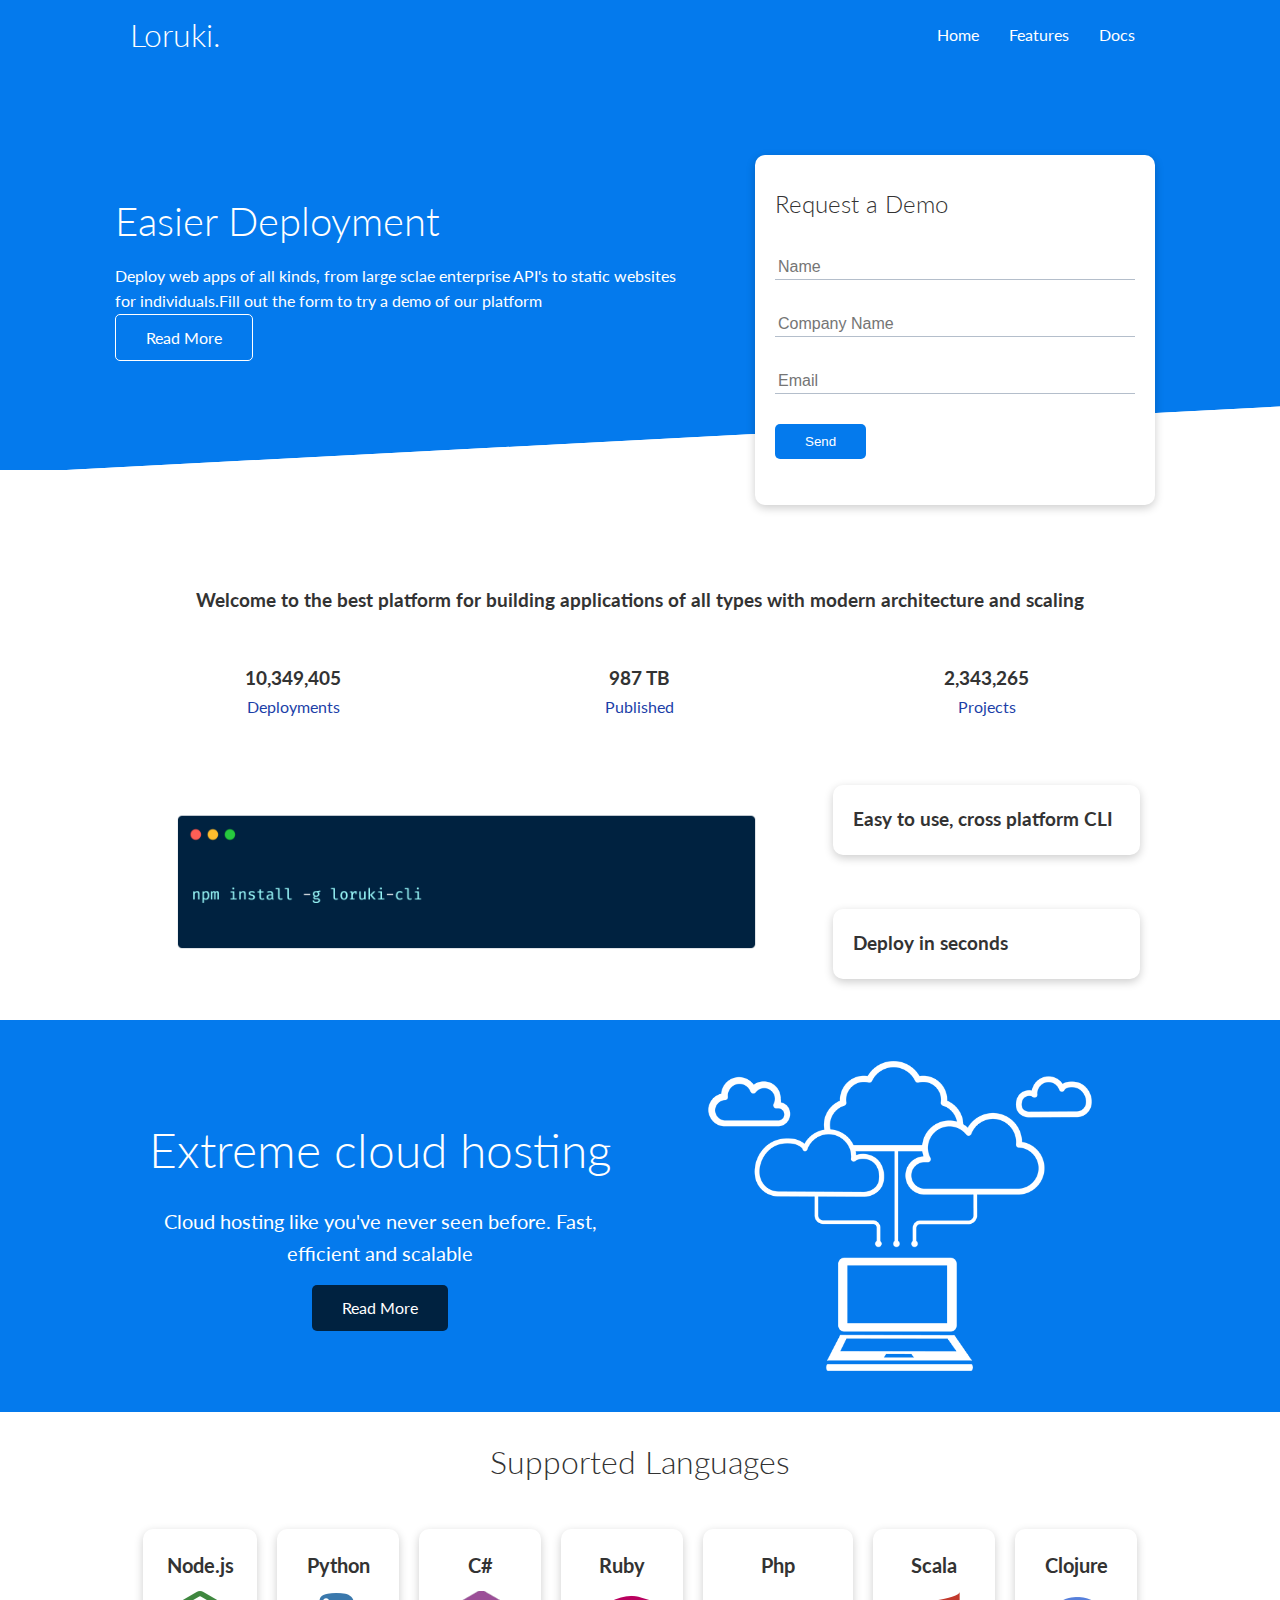
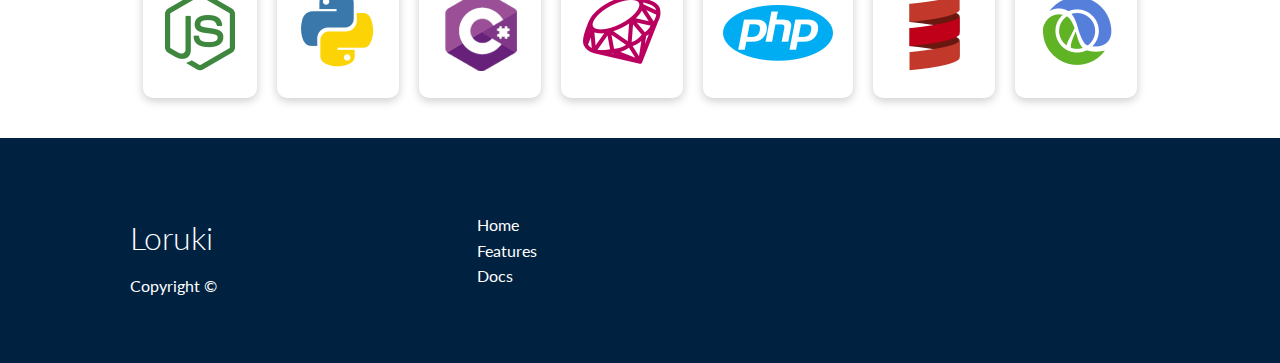
<file: index.html>
<!DOCTYPE html>
<html lang="en">

<head>
    <meta charset="UTF-8">
    <meta http-equiv="X-UA-Compatible" content="IE=edge">
    <meta name="viewport" content="width=device-width, initial-scale=1.0">
    <link rel="stylesheet" href="https://cdnjs.cloudflare.com/ajax/libs/font-awesome/5.15.3/css/all.min.css"
        integrity="sha512-iBBXm8fW90+nuLcSKlbmrPcLa0OT92xO1BIsZ+ywDWZCvqsWgccV3gFoRBv0z+8dLJgyAHIhR35VZc2oM/gI1w=="
        crossorigin="anonymous" referrerpolicy="no-referrer" />
    <link rel="stylesheet" href="style.css">
    <title>Mockup Website</title>
</head>

<body>
    <div class="navbar">
        <div class="container flex">
            <h1 class="logo">Loruki.</h1>
            <nav>
                <ul>
                    <li><a href="index.html">Home</a></li>
                    <li><a href="features.html">Features</a></li>
                    <li><a href="docs.html">Docs</a></li>
                </ul>
            </nav>
        </div>
    </div>
    <section>
        <div class="showcase">
            <div class="container grid">
                <div class="showcase-text">
                    <h1>Easier Deployment</h1>
                    <p>Deploy web apps of all kinds, from large sclae enterprise API's to static websites for
                        individuals.Fill out the form to try a demo of our platform</p>
                    <a href="features.html" class="btn btn-outline">Read More</a>
                </div>
                <div class="showcase-form card">
                    <h2>Request a Demo</h2>
                    <form>
                        <div class="form-control">
                            <input type="text" name="name" placeholder="Name" required>
                        </div>
                        <div class="form-control">
                            <input type="text" name="company" placeholder="Company Name" required>
                        </div>
                        <div class="form-control">
                            <input type="email" name="email" placeholder="Email" required>
                        </div>
                        <input type="submit" value="Send" class="btn btn-primary">
                    </form>
                </div>
            </div>
        </div>
    </section>
    <section class="stats">
        <div class="container">
            <h3 class="stats-heading text-center my-1">
                Welcome to the best platform for building applications of all types with modern architecture and scaling
            </h3>


            <div class="grid grid-3 text-center my-4">
                <div>
                    <i class="fas fa-server fa-3x"></i>
                    <h3>10,349,405</h3>
                    <p class="text-secondary">Deployments</p>
                </div>
                <div>
                    <i class="fas fa-upload fa-3x"></i>
                    <h3>987 TB</h3>
                    <p class="text-secondary">Published</p>
                </div>
                <div>
                    <i class="fas fa-project-diagram fa-3x"></i>
                    <h3>2,343,265</h3>
                    <p class="text-secondary">Projects</p>
                </div>
            </div>
        </div>
    </section>
    <section class="cli">
        <div class="container grid">
            <img src="Images/cli.png" alt="">
            <div class="card">
                <h3>Easy to use, cross platform CLI</h3>
            </div>
            <div class="card">
                <h3>Deploy in seconds</h3>
            </div>
        </div>
    </section>
    <section class="cloud bg-primary my-2 py-2">
        <div class="container grid">
            <div class="text-center">
                <h2 class="lg">Extreme cloud hosting</h2>
                <p class="lead my-1">Cloud hosting like you've never seen before. Fast, efficient and scalable</p>
                <a href="features.html" class="btn btn-dark">Read More</a>
            </div>
            <img src="Images/cloud.png" alt="">
        </div>
    </section>
    <section class="languages">
        <h2 class="md text-center my-2">
            Supported Languages
        </h2>
        <div class="container flex">
            <div class="card">
                <h4>Node.js</h4>
                <img src="Images/node.png" alt="">
            </div>
            <div class="card">
                <h4>Python</h4>
                <img src="Images/python.png" alt="">
            </div>
            <div class="card">
                <h4>C#</h4>
                <img src="Images/csharp.png" alt="">
            </div>
            <div class="card">
                <h4>Ruby</h4>
                <img src="Images/ruby.png" alt="">
            </div>
            <div class="card">
                <h4>Php</h4>
                <img src="Images/php.png" alt="">
            </div>
            <div class="card">
                <h4>Scala</h4>
                <img src="Images/scala.png" alt="">
            </div>
            <div class="card">
                <h4>Clojure</h4>
                <img src="Images/clojure.png" alt="">
            </div>
        </div>
    </section>
    <footer class="footer bg-dark py-5">
        <div class="container grid grid-3">
            <div>
                <h1>Loruki</h1>
                <p>Copyright &copy;</p>
            </div>
            <nav>
                <ul>
                    <li><a href="index.html">Home</a></li>
                    <li><a href="features.html">Features</a></li>
                    <li><a href="docs.html">Docs</a></li>
                </ul>
            </nav>
            <div class="social">
                <a href="https://github.com/nirban256"><i class="fab fa-github fa-2x"></i></a>
                <a href="https://www.facebook.com/nirban.chakraborty.581"><i class="fab fa-facebook fa-2x"></i></a>
                <a href="https://www.instagram.com/nirban_1327/"><i class="fab fa-instagram fa-2x"></i></a>
                <a href="https://twitter.com/NirbanChakrab10"><i class="fab fa-twitter fa-2x"></i></a>
            </div>
        </div>
    </footer>
</body>

</html>
</file>
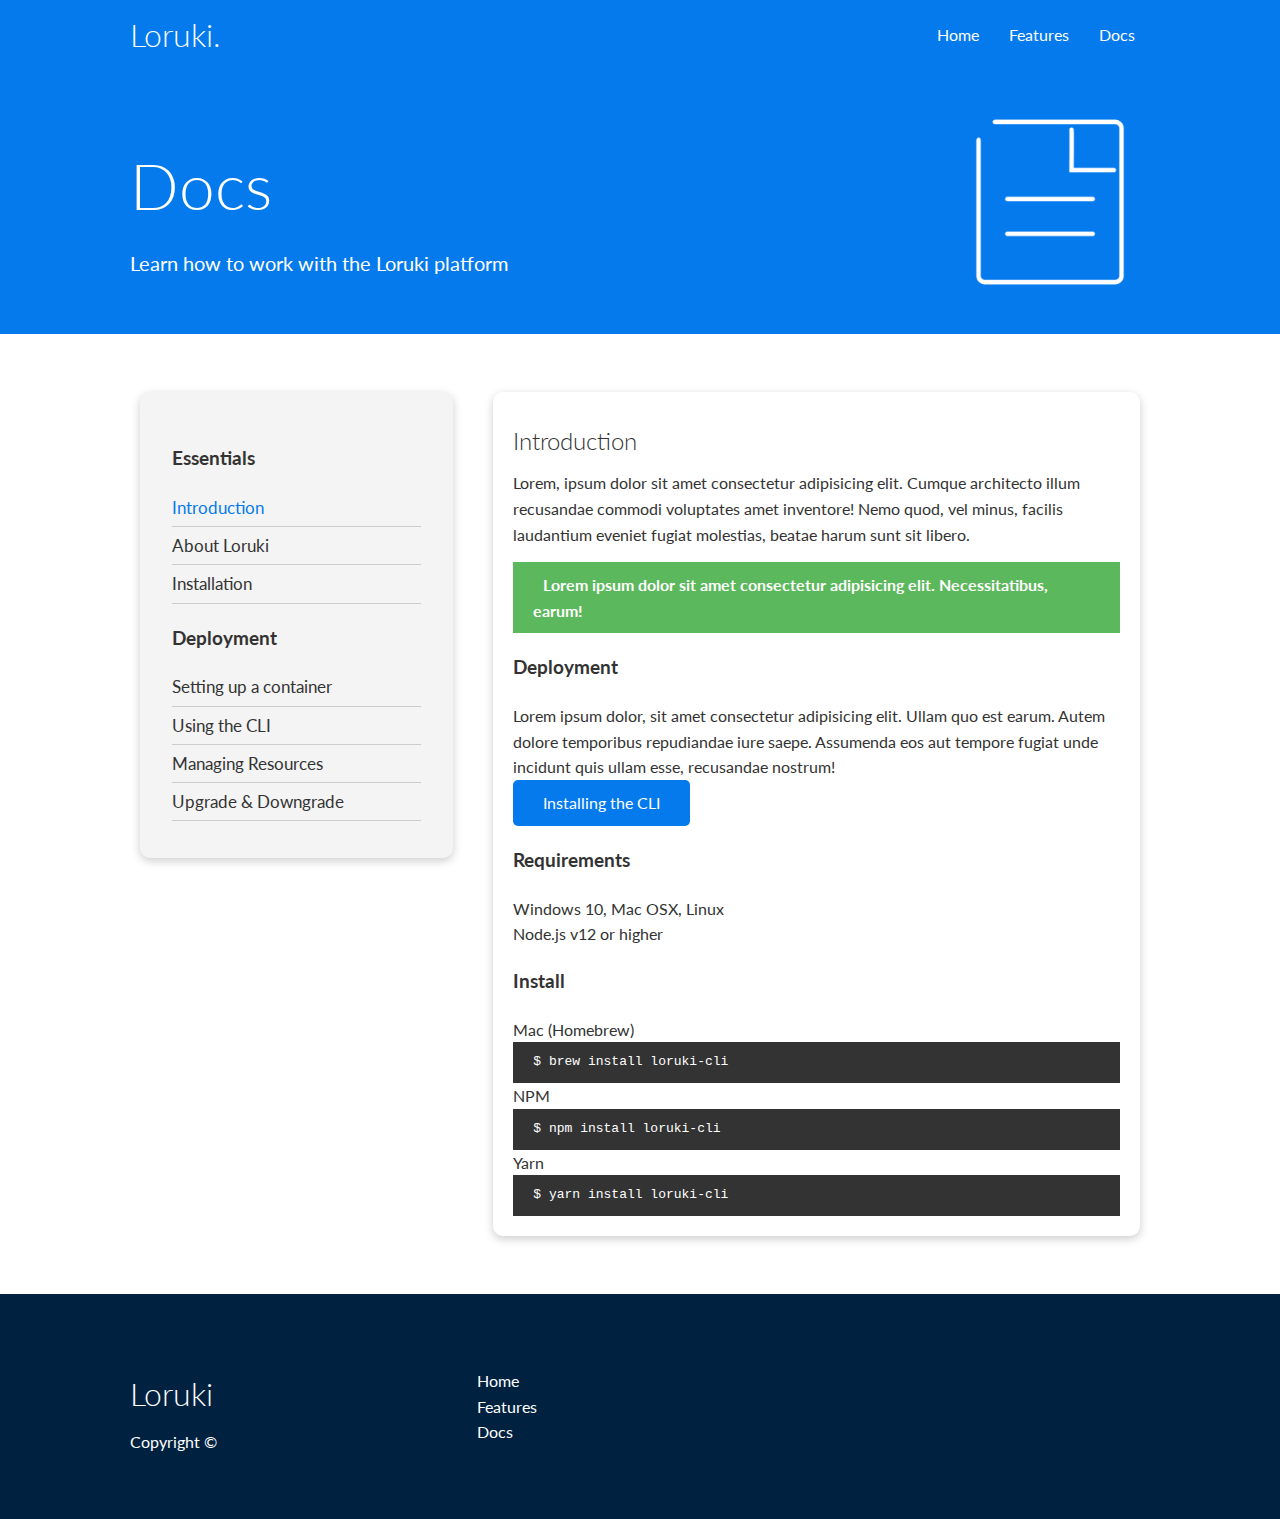
<file: docs.html>
<!DOCTYPE html>
<html lang="en">

<head>
    <meta charset="UTF-8">
    <meta http-equiv="X-UA-Compatible" content="IE=edge">
    <meta name="viewport" content="width=device-width, initial-scale=1.0">
    <link rel="stylesheet" href="https://cdnjs.cloudflare.com/ajax/libs/font-awesome/5.15.3/css/all.min.css"
        integrity="sha512-iBBXm8fW90+nuLcSKlbmrPcLa0OT92xO1BIsZ+ywDWZCvqsWgccV3gFoRBv0z+8dLJgyAHIhR35VZc2oM/gI1w=="
        crossorigin="anonymous" referrerpolicy="no-referrer" />
    <link rel="stylesheet" href="style.css">
    <title>Mockup Website</title>
</head>

<body>
    <div class="navbar">
        <div class="container flex">
            <h1 class="logo">Loruki.</h1>
            <nav>
                <ul>
                    <li><a href="index.html">Home</a></li>
                    <li><a href="features.html">Features</a></li>
                    <li><a href="docs.html">Docs</a></li>
                </ul>
            </nav>
        </div>
    </div>

    <section class="docs-head bg-primary py-3">
        <div class="container grid">
            <div>
                <h1 class="xl">Docs</h1>
                <p class="lead">
                    Learn how to work with the Loruki platform
                </p>
            </div>
            <img src="Images/docs.png" alt="">
        </div>
    </section>

    <section class="docs-main my-4">
        <div class="container grid">
            <div class="card bg-light p-3">
                <h3 class="my-2">Essentials</h3>
                <nav>
                    <ul>
                        <li><a class="text-primary" href="#">Introduction</a></li>
                        <li><a href="#">About Loruki</a></li>
                        <li><a href="#">Installation</a></li>
                    </ul>
                </nav>
                <h3 class="my-2">Deployment</h3>
                <nav>
                    <ul>
                        <li><a href="#">Setting up a container</a></li>
                        <li><a href="#">Using the CLI</a></li>
                        <li><a href="#">Managing Resources</a></li>
                        <li><a href="#">Upgrade & Downgrade</a></li>
                    </ul>
                </nav>
            </div>
            <div class="card">

                <h2>Introduction</h2>
                <p>Lorem, ipsum dolor sit amet consectetur adipisicing elit. Cumque architecto illum recusandae commodi voluptates amet inventore! Nemo quod, vel minus, facilis laudantium eveniet fugiat molestias, beatae harum sunt sit libero.
                </p>

                <div class="alert alert-success">
                    <i class="fas fa-info"></i>Lorem ipsum dolor sit amet consectetur adipisicing elit. Necessitatibus, earum!
                </div>

                <h3>Deployment</h3>
                <p>Lorem ipsum dolor, sit amet consectetur adipisicing elit. Ullam quo est earum. Autem dolore temporibus repudiandae iure saepe. Assumenda eos aut tempore fugiat unde incidunt quis ullam esse, recusandae nostrum!</p>
                <a href="#" class="btn btn-primary">Installing the CLI</a>

                <h3>Requirements</h3>
                <ul>
                    <li>Windows 10, Mac OSX, Linux</li>
                    <li>Node.js v12 or higher</li>
                </ul>

                <h3>Install</h3>
                <p>Mac (Homebrew)</p>
                <pre><code>$ brew install loruki-cli</code></pre>
                <p>NPM</p>
                <pre><code>$ npm install loruki-cli</code></pre>
                <p>Yarn</p>
                <pre><code>$ yarn install loruki-cli</code></pre>
            </div>
        </div>
    </section>

    <footer class="footer bg-dark py-5">
        <div class="container grid grid-3">
            <div>
                <h1>Loruki</h1>
                <p>Copyright &copy;</p>
            </div>
            <nav>
                <ul>
                    <li><a href="index.html">Home</a></li>
                    <li><a href="features.html">Features</a></li>
                    <li><a href="docs.html">Docs</a></li>
                </ul>
            </nav>
            <div class="social">
                <a href="https://github.com/nirban256"><i class="fab fa-github fa-2x"></i></a>
                <a href="https://www.facebook.com/nirban.chakraborty.581"><i class="fab fa-facebook fa-2x"></i></a>
                <a href="https://www.instagram.com/nirban_1327/"><i class="fab fa-instagram fa-2x"></i></a>
                <a href="https://twitter.com/NirbanChakrab10"><i class="fab fa-twitter fa-2x"></i></a>
            </div>
        </div>
    </footer>
</body>

</html>
</file>
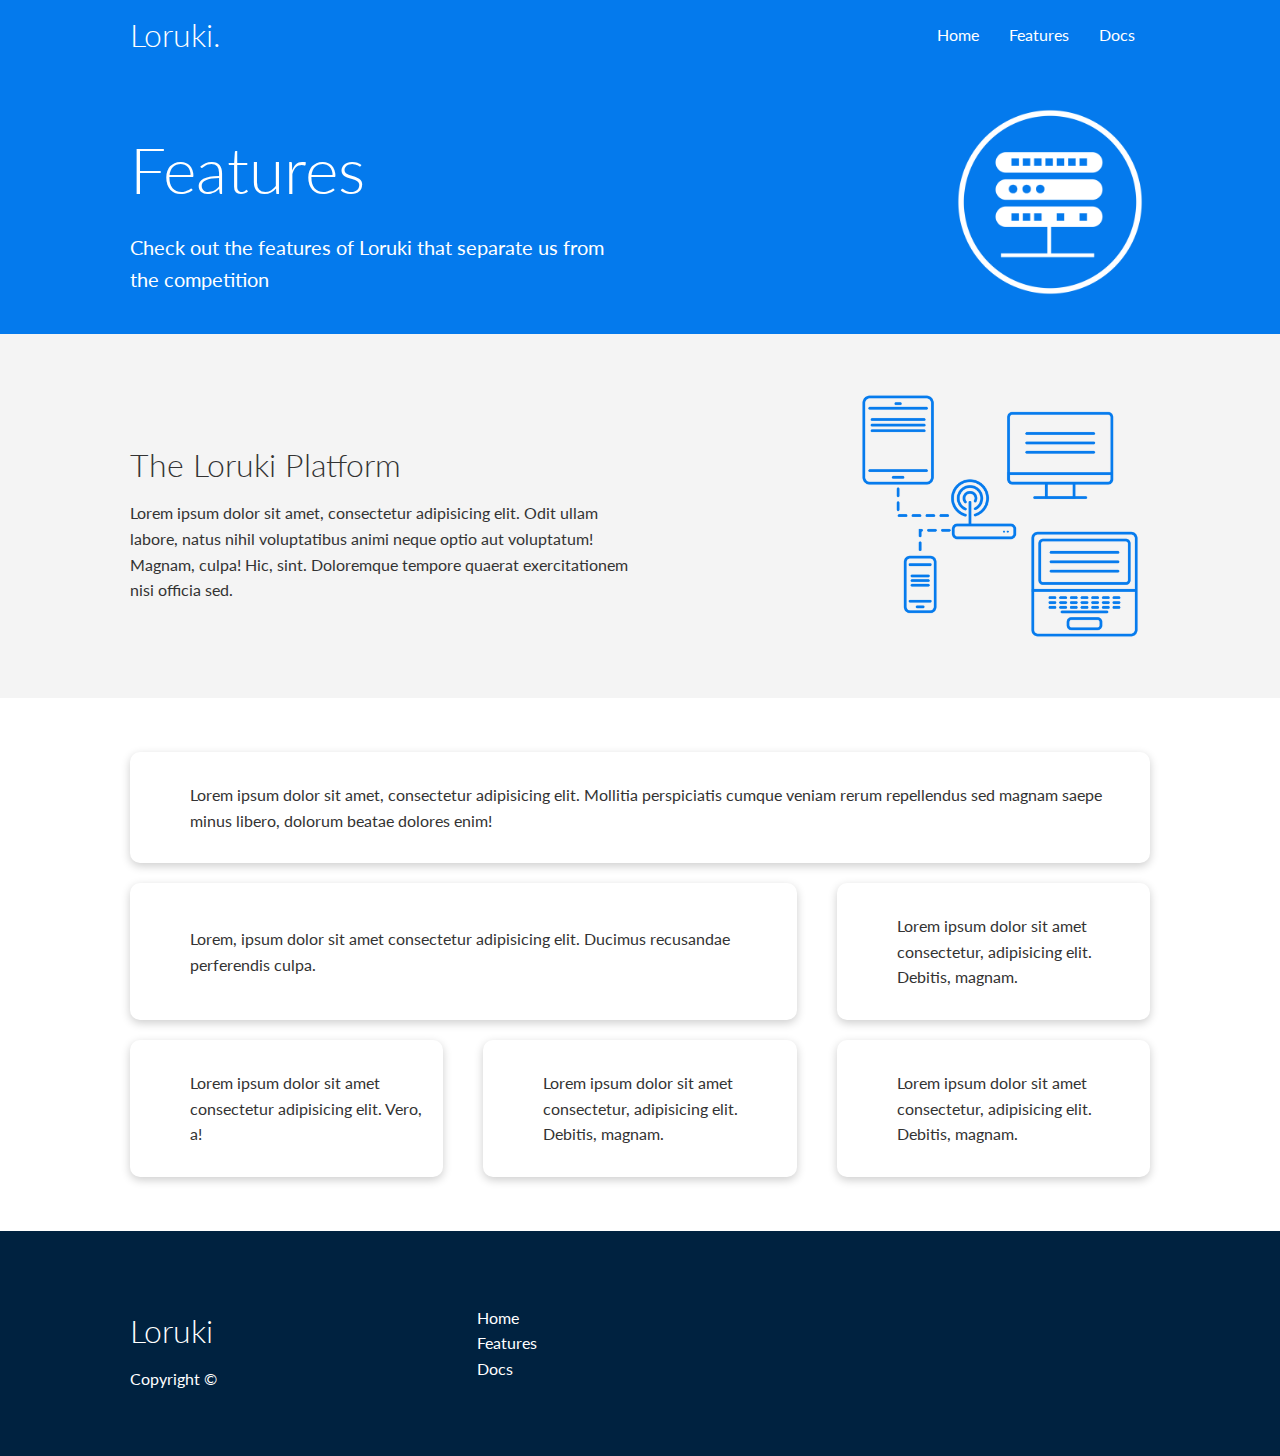
<file: features.html>
<!DOCTYPE html>
<html lang="en">

<head>
    <meta charset="UTF-8">
    <meta http-equiv="X-UA-Compatible" content="IE=edge">
    <meta name="viewport" content="width=device-width, initial-scale=1.0">
    <link rel="stylesheet" href="https://cdnjs.cloudflare.com/ajax/libs/font-awesome/5.15.3/css/all.min.css"
        integrity="sha512-iBBXm8fW90+nuLcSKlbmrPcLa0OT92xO1BIsZ+ywDWZCvqsWgccV3gFoRBv0z+8dLJgyAHIhR35VZc2oM/gI1w=="
        crossorigin="anonymous" referrerpolicy="no-referrer" />
    <link rel="stylesheet" href="style.css">
    <title>Mockup Website</title>
</head>

<body>
    <div class="navbar">
        <div class="container flex">
            <h1 class="logo">Loruki.</h1>
            <nav>
                <ul>
                    <li><a href="index.html">Home</a></li>
                    <li><a href="features.html">Features</a></li>
                    <li><a href="docs.html">Docs</a></li>
                </ul>
            </nav>
        </div>
    </div>

    <section class="features-head bg-primary py-3">
        <div class="container grid">
            <div>
                <h1 class="xl">Features</h1>
                <p class="lead">
                    Check out the features of Loruki that separate us from the competition
                </p>
            </div>
            <img src="Images/server.png" alt="">
        </div>
    </section>

    <section class="features-sub-head bg-light py-3">
        <div class="container grid">
            <div>
                <h1 class="md">The Loruki Platform</h1>
                <p>
                    Lorem ipsum dolor sit amet, consectetur adipisicing elit. Odit ullam labore, natus nihil
                    voluptatibus animi neque optio aut voluptatum! Magnam, culpa! Hic, sint. Doloremque tempore quaerat
                    exercitationem nisi officia sed.
                </p>
            </div>
            <img src="Images/server2.png" alt="">
        </div>
        </div>
    </section>

    <section class="features-main my-2">
        <div class="container grid grid-3">
            <div class="card flex">
                <i class="fas fa-server fa-3x"></i>
                <p>Lorem ipsum dolor sit amet, consectetur adipisicing elit. Mollitia           perspiciatis cumque veniam rerum
                    repellendus sed magnam saepe minus libero, dolorum beatae dolores enim!
                </p>
            </div>
            <div class="card flex">
                <i class="fas fa-network-wired fa-3x"></i>
                <p>
                    Lorem, ipsum dolor sit amet consectetur adipisicing elit. Ducimus
                    recusandae perferendis culpa.
                </p>
            </div>
            <div class="card flex">
                <i class="fas fa-laptop-code fa-3x"></i>
                <p>
                    Lorem ipsum dolor sit amet consectetur, adipisicing elit. Debitis,
                    magnam.
                </p>
            </div>
            <div class="card flex">
                <i class="fas fa-database fa-3x"></i>
                <p>
                    Lorem ipsum dolor sit amet consectetur adipisicing elit. Vero, a!
                </p>
            </div>
            <div class="card flex">
                <i class="fas fa-power-off fa-3x"></i>
                <p>
                    Lorem ipsum dolor sit amet consectetur, adipisicing elit. Debitis,
                    magnam.
                </p>
            </div>
            <div class="card flex">
                <i class="fas fa-upload fa-3x"></i>
                <p>
                    Lorem ipsum dolor sit amet consectetur, adipisicing elit. Debitis,
                    magnam.
                </p>
            </div>
        </div>
    </section>

    <footer class="footer bg-dark py-5">
        <div class="container grid grid-3">
            <div>
                <h1>Loruki</h1>
                <p>Copyright &copy;</p>
            </div>
            <nav>
                <ul>
                    <li><a href="index.html">Home</a></li>
                    <li><a href="features.html">Features</a></li>
                    <li><a href="docs.html">Docs</a></li>
                </ul>
            </nav>
            <div class="social">
                <a href="https://github.com/nirban256"><i class="fab fa-github fa-2x"></i></a>
                <a href="https://www.facebook.com/nirban.chakraborty.581"><i class="fab fa-facebook fa-2x"></i></a>
                <a href="https://www.instagram.com/nirban_1327/"><i class="fab fa-instagram fa-2x"></i></a>
                <a href="https://twitter.com/NirbanChakrab10"><i class="fab fa-twitter fa-2x"></i></a>
            </div>
        </div>
    </footer>
</body>

</html>
</file>
<file: style.css>
@import url('https://fonts.googleapis.com/css2?family=Lato:wght@300&display=swap');
:root{
    --primary-color: #047aed;
    --secondary-color: #1c3fa8;
    --dark-color: #002240;
    --light-color: #f4f4f4;
    --success-color: #5cb85c;
    --error-color: #d9534f;
}
*{
    box-sizing: border-box;
    margin: 0;
    padding: 0;
}
body{
    font-family: 'Lato', sans-serif;
    color: #333;
    line-height: 1.6;
}
ul{
    list-style-type: none;
}
a{
    text-decoration: none;
    color: #333;
}
h1,h2{
    font-weight: 300;
    margin: 10px 0;
}
p{
    margin: 10px, 0;
}
img{
    width: 100%;
}
code, pre{
    background: #333;
    color: #fff;
    padding: 10px;
}
.navbar{
    background-color: var(--primary-color);
    color: #fff;
    height: 70px;
}
.navbar ul{
    display: flex;
}
.navbar a{
    color: #fff;
    padding: 10px;
    margin: 0 5px;
}
.navbar a:hover{
    border-bottom: 2px solid #fff;
}
.navbar .flex{
    justify-content: space-between;
}
.container{
    max-width: 1100px;
    margin: 0 auto;
    padding: 0 40px;
}
.flex{
    display: flex;
    justify-content: center;
    align-items: center;
    height: 100%;
}
.showcase{
    height: 400px;
    background-color: var(--primary-color);
    color: #fff;
    position: relative;
}
.showcase h1{
    font-size: 40px;
}
.showcase p{
    margin: 20px, 0;
}
.showcase .grid{
    overflow: visible;
    grid-template-columns: 55% 45%;
    gap: 30px;
}
.showcase-form{
    position: relative;
    top: 60px;
    height: 350px;
    width: 400px;
    padding: 40px;
    z-index: 100;
    justify-self: flex-end;
    animation: slideInFromRight 1s ease-in;
}
.showcase-form .form-control{
    margin: 30px 0;
}
.showcase-form input[type="text"],
.showcase-form input[type="email"]{
    border: 0;
    border-bottom: 1px solid #b4becb;
    width: 100%;
    padding: 3px;
    font-size: 16px;
}
.showcase-form input{
    outline: none;
}
.showcase::before,
.showcase::after{
    content: '';
    position: absolute;
    height: 100px;
    bottom: -70px;
    right: 0;
    left: 0;
    background: #fff;
    transform: skewY(-3deg);
    -webkit-transform: skewY(-3deg);
    -moz-transform: skewY(-3deg);
    -ms-transform: skewY(-3deg);
}
.showcase-text{
    animation: slideInFromLeft 1s ease-in;
}
.grid{
    display: grid;
    grid-template-columns: repeat(2, 1fr); /* To use the grid-template-columns: 1fr, 1fr;*/
    gap: 20px;
    justify-content: center;
    align-items: center;
    height: 100%;
}
.grid-3{
    grid-template-columns: repeat(3, 1fr);
}
.card{
    background-color: #fff;
    color: #333;
    border-radius: 10px;
    box-shadow: 0 3px 10px rgba(0, 0, 0, 0.2);
    padding: 20px;
    margin: 10px;
}
.btn{
    display: inline-block;
    padding: 10px 30px;
    cursor: pointer;
    background: var(--primary-color);
    color: #fff;
    border: none;
    border-radius: 5px;
}
.btn-outline{
    background-color: transparent;
    border: 1px solid #fff;
}
.btn:hover{
    transform: scale(0.9);
}
.bg-primary,
.btn-primary{
    background-color: var(--primary-color);
    color: #fff;
}
.bg-secondary,
.btn-secondary{
    background-color: var(--secondary-color);
    color: #fff;
}
.bg-dark,
.btn-dark{
    background-color: var(--dark-color);
    color: #fff;
}
.bg-light,
.btn-light{
    background-color: var(--light-color);
    color: #333;
}
.bg-primary a,
.btn-primary a,
.bg-secondary a,
.btn-secondary a,
.bg-dark a,
.btn-dark a{
    color: #fff;
}
.text-center{
    text-align: center;
}
.text-primary{
    color: var(--primary-color);
    
}
.text-secondary{
    color: var(--secondary-color);
}
.text-dark{
    color: var(--dark-color);
}
.text-light{
    color: var(--light-color);
}
.stats{
    padding-top: 100px;
    animation: slideInFromBottom 1s ease-in;
}
.stats-heading{
    /*max-width: 500px;*/
    margin: auto;
}
.cli .grid{
    grid-template-columns: repeat(3, 1fr);
    grid-template-rows: repeat(2, 1fr);
}
.cli .grid>:first-child{
    grid-column: 1/ span 2;
    grid-row: 1/ span 2;
}
.languages .card{
    text-align: center;
    margin: 18px 10px 40px;
    transition: transform 0.2s ease-in;
}
.languages .flex{
    flex-wrap: wrap;
}
.languages .card h4{
    font-size: 20px;
    margin-bottom: 10px;
}
.languages .card:hover{
    transform: translateY(-15px);
}
.lead{
    font-size: 20px;
}
.sm{
    font-size: 1rem;
}
.md{
    font-size: 2rem;
}
.lg{
    font-size: 3rem;
}
.xl{
    font-size: 4rem;
}
.my-1{
    margin: 1rem 0;
}
.my-2{
    margin: 1.5rem 0;
}
.my-3{
    margin: 2rem 0;
}
.my-4{
    margin: 3rem 0;
}
.my-5{
    margin: 4rem 0;
}
.m-1{
    margin: 1rem;
}
.m-2{
    margin: 1.5rem;
}
.m-3{
    margin: 2rem;
}
.m-4{
    margin: 3rem;
}
.m-5{
    margin: 4rem;
}
.py-1{
    padding: 1rem 0;
}
.py-2{
    padding: 1.5rem 0;
}
.py-3{
    padding: 2rem 0;
}
.py-4{
    padding: 3rem 0;
}
.py-5{
    padding: 4rem 0;
}
.p-1{
    padding: 1rem;
}
.p-2{
    padding: 1.5rem;
}
.p-3{
    padding: 2rem;
}
.p-4{
    padding: 3rem;
}
.p-5{
    padding: 4rem;
}
.features-head img,
.docs-head img{
    width: 200px;
    justify-self: flex-end;
}
.features-sub-head img{
    width: 300px;
    justify-self: flex-end;
}
.features-main .card>i{
    margin: 20px;
}
.features-main .grid{
    padding: 30px;
}
.features-main .grid>:first-child {
    grid-column: 1/span 3;
}
.features-main .grid>:nth-child(2) {
    grid-column: 1/span 2;
}
.docs-main h3{
    margin: 20px 0;
}
.docs-main .grid{
    grid-template-columns: 1fr 2fr;
    align-items: flex-start;
}
.docs-main nav li{
    font-size: 17px;
    margin-bottom: 5px;
    padding-bottom: 5px;
    border-bottom: 1px #ccc solid;
}
.docs-main a:hover{
    font-weight: bolder;
}
.alert{
    background-color: var(--light-color);
    padding: 10px 20px;
    font-weight: bold;
    margin: 15px 0;
}
.alert i{
    margin-right: 10px;
}
.alert-success{
    background-color: var(--success-color);
    color: #fff;
}
.alert-error{
    background-color: var(--error-color);
    color: #fff;
}
.footer .social a{
    margin: 0 10px;
}

/*Animations*/
@keyframes slideInFromLeft{
    0%{
        transform: translateX(-100%);
    }
    100%{
        transform: translateX(0);
    }
}
@keyframes slideInFromRight{
    0%{
        transform: translateX(100%);
    }
    100%{
        transform: translateX(0);
    }
}
@keyframes slideInFromTop{
    0%{
        transform: translateY(-100%);
    }
    100%{
        transform: translateX(0);
    }
}
@keyframes slideInFromBottom{
    0%{
        transform: translateY(100%);
    }
    100%{
        transform: translateX(0);
    }
}

/* Tablets */
@media(max-width: 768px) {
    .grid,
    .showcase .grid,
    .stats .grid,
    .cli .grid,
    .cloud .grid
    .features-main .grid,
    .docs-main .grid{
        grid-template-columns: 1fr;
        grid-template-rows: 1fr;
    }
    .showcase{
        height: auto;
    }
    .showcase-text{
        text-align: center;
        margin-top: 40px;
        animation: slideInFromTop 1s ease-in;
    }
    .showcase-form{
        justify-self: center;
        margin: auto;
        animation: slideInFromBottom 1s ease-in;
    }
    .cli .grid>:first-child{
        grid-column: 1;
        grid-row: 1;
    }
    .features-head,
    .features-sub-head,
    .docs-head{
        text-align: center;
    }
    .features-head img,
    .features-sub-head img,
    .docs-head img{
        justify-self: center;
    }
    .features-main .grid> *:first-child,
    .features-main .grid> *:nth-child(2){
        grid-column: 1;
    }
}
/*  Mobile */
@media(max-width: 500px) {
    .navbar{
        height: 110px;
    }
    .navbar .flex{
        flex-direction: column;
    }
    .navbar ul{
        padding: 10px;
        background-color: rgba(0, 0, 0, 0.1);
    }
}
</file>
